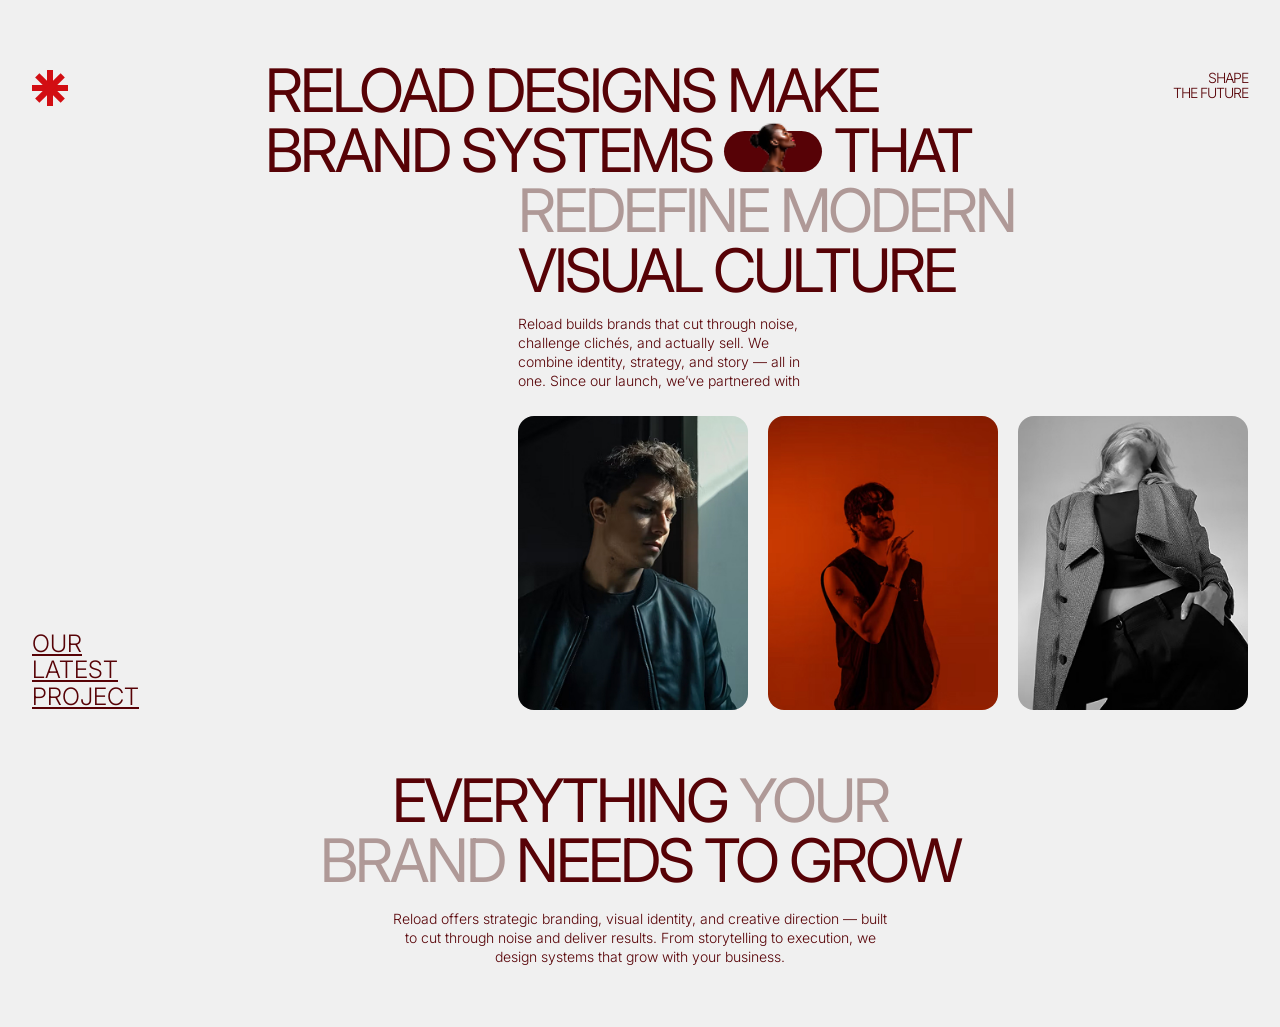
<file: Index.html>
<!doctype html>
<html lang="en">
  <head>
    <meta charset="UTF-8" />
    <meta name="viewport" content="width=device-width, initial-scale=1.0" />
    <title>Design 1</title>
    <link rel="preconnect" href="https://fonts.googleapis.com" />
    <link rel="preconnect" href="https://fonts.gstatic.com" crossorigin />
    <link href="https://fonts.googleapis.com/css2?family=Inter:opsz@14..32&display=swap" rel="stylesheet" />
    <link rel="stylesheet" href="./style.css" />
  </head>
  <body>
    <main class="main">
      <section class="banner-main">
        <div class="lg-container">
          <div class="heading-content">
            <img class="staresk" src="./image/staresk.svg" alt="" />
            <h2 class="design-1-heading">
              Reload Designs Make Brand Systems <span class="text-image"><img class="headshot" src="./image/head-shot.png" alt="" /></span> That
            </h2>
            <span class="head-right-text"
              >Shape <br />
              The Future</span
            >
          </div>
          <div class="banner-area">
            <h2 class="design-1-heading"><span>Redefine Modern</span> Visual Culture</h2>
            <p>
              Reload builds brands that cut through noise, challenge clichés, and actually sell. We combine identity, strategy, and story — all in
              one. Since our launch, we’ve partnered with
            </p>
            <div class="image-wrapper">
              <div class="image-box">
                <img src="./image/model01.jpg" alt="" />
              </div>
              <div class="image-box">
                <img src="./image/model02.jpg" alt="" />
              </div>
              <div class="image-box">
                <img src="./image/model03.jpg" alt="" />
              </div>
            </div>
          </div>
          <a class="project-text" href="#">Our Latest Project</a>
        </div>
      </section>
      <section class="section2">
        <div class="lg-container section2-content">
          <h2 class="design-1-heading">Everything <span>Your Brand</span> Needs To Grow</h2>
          <p>
            Reload offers strategic branding, visual identity, and creative direction — built to cut through noise and deliver results. From
            storytelling to execution, we design systems that grow with your business.
          </p>
        </div>
      </section>
    </main>
  </body>
</html>
</file>
<file: style.css>
* {
  margin: 0;
  padding: 0;
  box-sizing: border-box;
}
html,
body {
  height: 100%;
  width: 100%;
}
img,
svg {
  width: 100%;
  height: 100%;
  display: block;
}
body {
  scroll-behavior: smooth;
  background-color: #f0f0f0;
  font-family: "Inter", sans-serif;
  font-size: 14px;
  font-weight: 300;
  line-height: 1.35;
  color: var(--maroon);
}
:root {
  --maroon: #570206;
  --light-maroon: #af9997;
  --black: #222222;
  --white: #fffff;
}
.design-1-heading {
  font-size: 60px;
  color: var(--maroon);
  text-transform: uppercase;
  letter-spacing: -3px;
  font-weight: 400;
  line-height: 1;
}
.design-1-heading span {
  color: var(--light-maroon);
}
.main {
  width: 100%;
  min-height: 100%;
}
.lg-container {
  width: 95%;
  max-width: 1920px;
  margin: 0 auto;
  position: relative;
}
.banner-main {
  position: relative;
  padding-top: 60px;
}
.heading-content {
  display: flex;
  justify-content: center;
  align-items: start;
  position: relative;
}
.heading-content h2 {
  max-width: 750px;
}
.staresk {
  position: absolute;
  width: 36px;
  aspect-ratio: 1/1;
  left: 0;
  top: 10px;
  height: auto;
}
.head-right-text {
  max-width: 100px;
  text-align: right;
  line-height: 1.1;
  text-transform: uppercase;
  color: var(--maroon);
  letter-spacing: -1px;
  position: absolute;
  right: 0px;
  top: 10px;
}
.text-image {
  display: inline-block;
  width: 98px;
  height: 41px;
  background-color: var(--maroon);
  border-radius: 100px;
  position: relative;
}
.headshot {
  position: absolute;
  width: 51px;
  height: auto;
  left: 50%;
  transform: translateX(-50%);
  bottom: 0;
}
.banner-area {
  margin-left: auto;
  width: 60%;
}
.banner-area h2 {
  max-width: 600px;
}
.banner-area p {
  max-width: 300px;
  margin-top: 15px;
}
.image-wrapper {
  display: flex;
  width: 100%;
  gap: 20px;
  justify-content: space-between;
  align-items: stretch;
  margin-top: 25px;
}
.image-box {
  background-color: #570206;
  border-radius: 16px;
  min-height: 23vmax;
  flex-grow: 1;
  overflow: hidden;
}
.image-box img{
    object-fit: cover;
    transition: all 0.5s;
}
.image-box:hover img{
    scale: 1.1;
}
.project-text {
  position: absolute;
  left: 0;
  bottom: 0;
  max-width: 100px;
  font-size: 24px;
  line-height: 1.1;
  color: var(--maroon);
  font-weight: 300;
  text-transform: uppercase;
}
.section2 {
  padding-block: 60px;
  width: 100%;
}
.section2-content {
  display: flex;
  justify-content: center;
  align-items: center;
  flex-direction: column;
  gap: 20px;
  text-align: center;
}
.section2-content h2 {
  max-width: 680px;
}
.section2-content p {
  max-width: 500px;
}
/* Responsive------------- */
@media (max-width: 992px) {
  .design-1-heading {
    font-size: 52px;
  }
  .heading-content h2 {
    max-width: 620px;
  }
  .banner-area {
    margin-left: auto;
    width: 68%;
  }
  .project-text {
    font-size: 20px;
  }
}
@media (max-width: 767px) {
  .design-1-heading {
    font-size: 46px;
  }
  .heading-content h2 {
    max-width: 580px;
  }
  .banner-area {
    margin-left: auto;
    width: 80%;
  }
  .project-text {
    font-size: 20px;
  }
  .staresk {
    top: -40px;
  }
  .text-image {
    width: 84px;
    height: 32px;
  }
  .headshot {
    width: 45px;
  }
}
@media (max-width: 580px) {
  .design-1-heading {
    font-size: 40px;
    letter-spacing: -2px;
    line-height: 1.1;
  }
  .heading-content h2 {
    max-width: 500px;
  }
  .project-text {
    font-size: 20px;
  }
  .text-image {
    width: 78px;
    height: 28px;
  }
  .headshot {
    width: 38px;
  }
  .head-right-text {
    max-width: none;
    writing-mode: vertical-lr;
    display: inline-block;
    height: 150px;
    text-align: left;
    top: 0;
  }
  .head-right-text br {
    display: none;
  }
  .banner-area {
    width: 96%;
    padding-right: 20px;
    margin-bottom: 20px;
  }
  .heading-content {
    padding-right: 20px;
  }
  .image-box {
    border-radius: 12px;
    min-height: 23vmax;
  }
  .section2 {
    padding-block: 40px;
    width: 100%;
  }
  .project-text {
    position: static;
    margin: 0 auto;
    text-align: center;
    width: 100%;
    display: inline-block;
    max-width: none;
    font-size: 18px;
  }
}
@media (max-width: 480px) {
  .lg-container {
    width: 90%;
  }
  .design-1-heading {
    font-size: 34px;
    letter-spacing: -2px;
  }
  .heading-content h2 {
    max-width: 340px;
  }
  .banner-area p {
    max-width: none;
    margin-top: 15px;
  }

  .text-image {
    width: 72px;
    height: 26px;
  }
  .headshot {
    width: 32px;
  }
  .banner-area {
    width: 100%;
    padding: 0;
  }
  .image-wrapper {
    flex-direction: column;
  }
  .image-box {
    max-height: 350px;
  }
  .staresk {
    width: 28px;
  }
}
</file>
